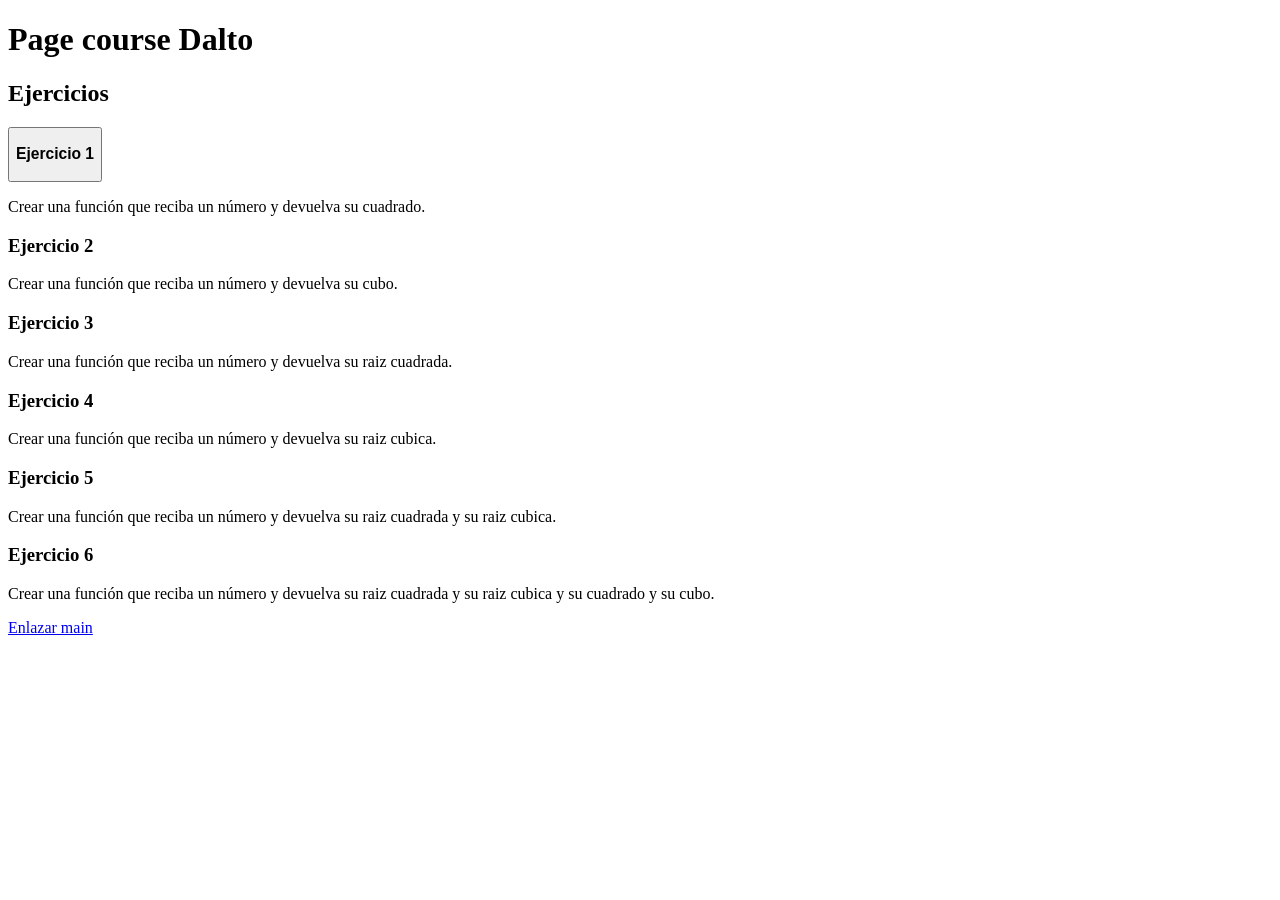
<file: index.html>
<!DOCTYPE html>
<html lang="en">
<head>
    <meta charset="UTF-8">
    <meta name="viewport" content="width=device-width, initial-scale=1.0">
    <link rel="stylesheet" href="CSS/style.css" ></style>
    <title>Document</title>
</head>
<body>
   
    <h1>Page course Dalto</h1>

    <div>
        <h2>Ejercicios</h2> 
    <button><h3>Ejercicio 1</h3></button>
    <p>Crear una función que reciba un número y devuelva su cuadrado.</p>
    <h3>Ejercicio 2</h3>
    <p>Crear una función que reciba un número y devuelva su cubo.</p>    
    <h3>Ejercicio 3</h3>
    <p>Crear una función que reciba un número y devuelva su raiz cuadrada.</p>    
    <h3>Ejercicio 4</h3>    
    <p>Crear una función que reciba un número y devuelva su raiz cubica.</p>
    <h3>Ejercicio 5</h3>
    <p>Crear una función que reciba un número y devuelva su raiz cuadrada y su raiz cubica.</p> 
    <h3>Ejercicio 6</h3>
    <p>Crear una función que reciba un número y devuelva su raiz cuadrada y su raiz cubica y su cuadrado y su cubo.</p>
    </div>

    <a href="prueba01.html">Enlazar main</main></a>
<script src="main.js"> </script>
</body>
</html>
</file>
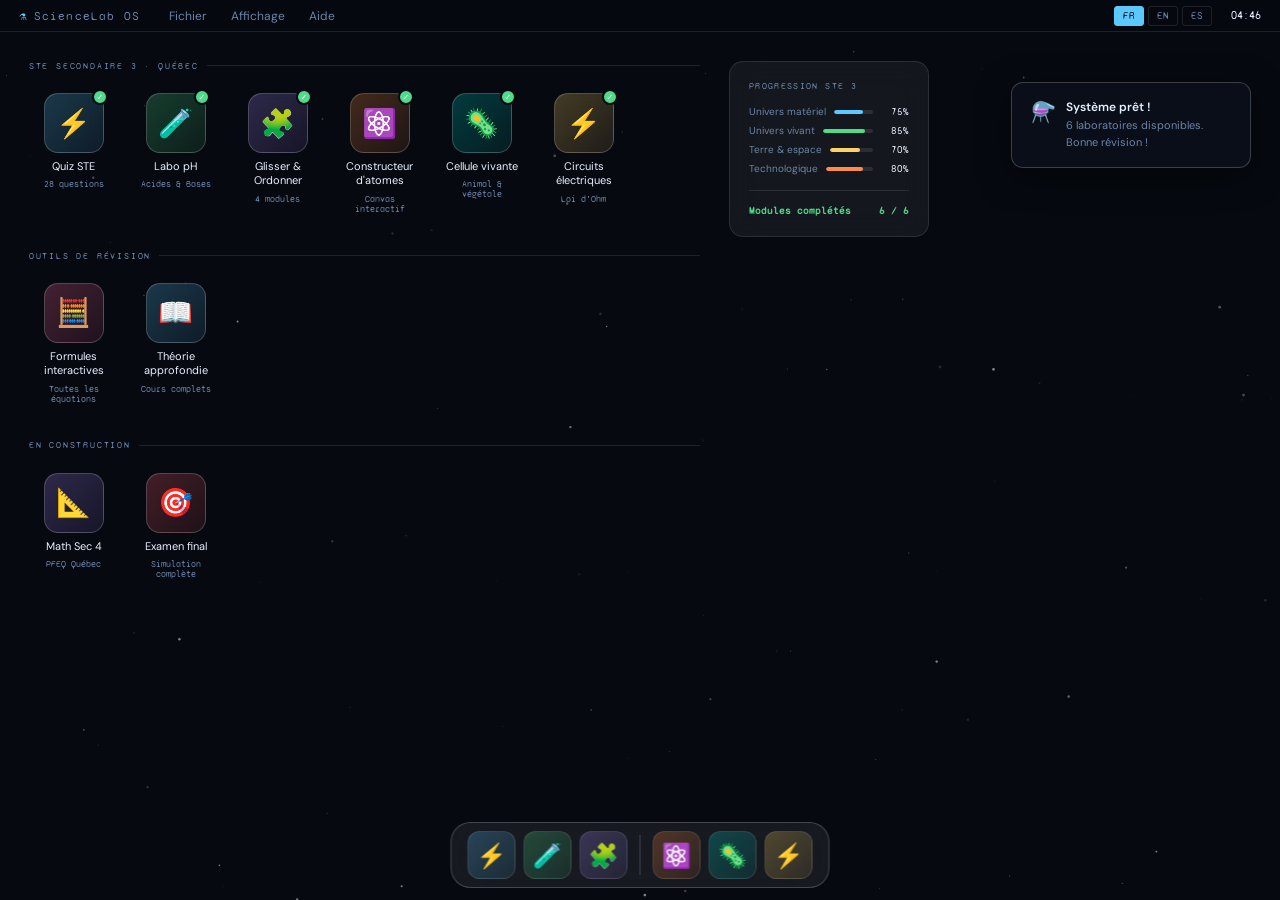
<file: prueba01.html>
<!DOCTYPE html>
<html lang="fr">
<head>
<meta charset="UTF-8"/>
<meta name="viewport" content="width=device-width, initial-scale=1.0"/>
<title>ScienceLab OS · STE Sec 3-- PL</title>
<link href="https://fonts.googleapis.com/css2?family=DM+Sans:wght@300;400;500;700&family=Syne+Mono&display=swap" rel="stylesheet"/>
<style>
/* ── RESET ── */
*,*::before,*::after{box-sizing:border-box;margin:0;padding:0}
:root{
  --bg:#060910;
  --glass:rgba(255,255,255,0.06);
  --glass2:rgba(255,255,255,0.10);
  --border:rgba(255,255,255,0.10);
  --border2:rgba(255,255,255,0.20);
  --text:#e8f1ff;--muted:#6a85a8;
  --accent:#5bc8ff;--accent2:#a78bfa;
  --green:#4ddc8a;--yellow:#ffd166;--red:#ff5f6d;--orange:#ff8c42;
  --font:'DM Sans',sans-serif;--mono:'Syne Mono',monospace;
}
html,body{width:100%;height:100%;overflow:hidden;font-family:var(--font)}
html,body{font-size: 120%;}
body{background:var(--bg);color:var(--text);position:relative;user-select:none}

/* ── ANIMATED SPACE WALLPAPER ── */
#wallpaper{
  position:fixed;inset:0;z-index:0;
  background:
    radial-gradient(ellipse at 20% 50%, rgba(91,200,255,0.08) 0%, transparent 50%),
    radial-gradient(ellipse at 80% 20%, rgba(167,139,250,0.08) 0%, transparent 50%),
    radial-gradient(ellipse at 60% 80%, rgba(77,220,138,0.05) 0%, transparent 40%),git
    #060910;
}
#wallpaper canvas{position:absolute;inset:0;width:100%;height:100%}

/* ── DESKTOP ── */
#desktop{
  position:relative;z-index:1;
  width:100%;height:100vh;
  display:flex;flex-direction:column;
}

/* ── MENUBAR (top) ── */
#menubar{
  height:32px;
  background:rgba(6,9,16,0.85);
  backdrop-filter:blur(20px);
  border-bottom:1px solid var(--border);
  display:flex;align-items:center;
  padding:0 1rem;gap:1.5rem;
  flex-shrink:0;z-index:100;
}
.menubar-logo{
  font-family:var(--mono);font-size:12px;
  color:var(--accent);letter-spacing:.1em;
  display:flex;align-items:center;gap:6px;
}
.menubar-logo span{color:var(--muted)}
.menubar-items{display:flex;gap:1.25rem;flex:1}
.menubar-item{
  font-size:12px;color:var(--muted);
  cursor:pointer;transition:color .15s;
  padding:4px 0;
}
.menubar-item:hover{color:var(--text)}
.menubar-right{display:flex;align-items:center;gap:1rem;margin-left:auto}
#clock{font-family:var(--mono);font-size:11px;color:var(--text)}
.lang-row{display:flex;gap:4px}
.lb{
  font-family:var(--mono);font-size:10px;
  padding:3px 8px;border-radius:3px;
  border:1px solid var(--border);
  background:transparent;color:var(--muted);
  cursor:pointer;transition:all .15s;
}
.lb.active{background:var(--accent);color:var(--bg);border-color:var(--accent)}

/* ── DESKTOP AREA ── */
#desktop-area{
  flex:1;overflow:hidden;position:relative;
  padding:1.5rem;
}

/* ── SECTION HEADERS ── */
.desk-section{margin-bottom:1.5rem}
.desk-section-label{
  font-family:var(--mono);font-size:9px;color:var(--muted);
  letter-spacing:.2em;text-transform:uppercase;
  margin-bottom:.75rem;display:flex;align-items:center;gap:8px;
}
.desk-section-label::after{content:'';flex:1;height:1px;background:var(--border)}

/* ── ICON GRID ── */
.icon-grid{display:flex;flex-wrap:wrap;gap:12px}

/* ── APP ICON ── */
.app-icon{
  width:90px;display:flex;flex-direction:column;align-items:center;gap:6px;
  cursor:pointer;padding:8px 4px;border-radius:12px;
  transition:background .15s;
  -webkit-tap-highlight-color:transparent;
}
.app-icon:hover{background:rgba(255,255,255,0.05)}
.app-icon:active{background:rgba(255,255,255,0.09)}

.icon-body{
  width:60px;height:60px;border-radius:14px;
  display:flex;align-items:center;justify-content:center;
  font-size:28px;position:relative;
  border:1px solid var(--border2);
  transition:transform .2s,box-shadow .2s;
  backdrop-filter:blur(10px);
}
.app-icon:hover .icon-body{transform:scale(1.08) translateY(-3px);box-shadow:0 12px 32px rgba(0,0,0,.5)}
.app-icon:active .icon-body{transform:scale(0.96)}

/* color variants */
.ic-blue{background:linear-gradient(135deg,rgba(91,200,255,.25),rgba(91,200,255,.1))}
.ic-green{background:linear-gradient(135deg,rgba(77,220,138,.25),rgba(77,220,138,.1))}
.ic-purple{background:linear-gradient(135deg,rgba(167,139,250,.25),rgba(167,139,250,.1))}
.ic-orange{background:linear-gradient(135deg,rgba(255,140,66,.25),rgba(255,140,66,.1))}
.ic-yellow{background:linear-gradient(135deg,rgba(255,209,102,.25),rgba(255,209,102,.1))}
.ic-red{background:linear-gradient(135deg,rgba(255,95,109,.25),rgba(255,95,109,.1))}
.ic-pink{background:linear-gradient(135deg,rgba(255,107,157,.25),rgba(255,107,157,.1))}
.ic-teal{background:linear-gradient(135deg,rgba(0,210,200,.25),rgba(0,210,200,.1))}

/* notification badge */
.icon-badge{
  position:absolute;top:-5px;right:-5px;
  width:16px;height:16px;border-radius:50%;
  background:var(--red);border:2px solid var(--bg);
  font-size:9px;font-weight:700;color:#fff;
  display:flex;align-items:center;justify-content:center;
  font-family:var(--mono);
}
.icon-label{font-size:11px;color:var(--text);text-align:center;line-height:1.3;max-width:80px}
.icon-sub{font-family:var(--mono);font-size:9px;color:var(--muted);text-align:center}

/* ── DOCK (bottom) ── */
#dock{
  position:absolute;bottom:12px;left:50%;transform:translateX(-50%);
  background:rgba(255,255,255,0.07);
  backdrop-filter:blur(30px);
  border:1px solid var(--border2);
  border-radius:20px;
  padding:8px 16px;
  display:flex;align-items:center;gap:8px;
  z-index:100;
}
.dock-divider{width:1px;height:40px;background:var(--border2);margin:0 4px}
.dock-icon{
  width:48px;height:48px;border-radius:12px;
  display:flex;align-items:center;justify-content:center;
  font-size:24px;cursor:pointer;
  border:1px solid var(--border);
  transition:transform .2s,box-shadow .2s;
  position:relative;
}
.dock-icon:hover{transform:scale(1.2) translateY(-6px);box-shadow:0 8px 24px rgba(0,0,0,.5)}
.dock-icon:hover .dock-tooltip{opacity:1;transform:translateY(-8px)}
.dock-tooltip{
  position:absolute;bottom:100%;left:50%;transform:translateX(-50%) translateY(0px);
  background:rgba(20,25,40,.95);border:1px solid var(--border2);
  border-radius:6px;padding:4px 10px;
  font-size:10px;color:var(--text);white-space:nowrap;
  opacity:0;transition:opacity .15s,transform .15s;
  pointer-events:none;margin-bottom:6px;font-family:var(--mono);
}

/* ── MODAL WINDOW ── */
#modal-overlay{
  position:fixed;inset:0;z-index:200;
  background:rgba(0,0,0,.6);backdrop-filter:blur(8px);
  display:none;align-items:center;justify-content:center;
  animation:fadeIn .2s ease;
}
#modal-overlay.show{display:flex}
.modal-window{
  background:rgba(10,15,26,.97);
  border:1px solid var(--border2);border-radius:16px;
  width:min(520px,90vw);
  box-shadow:0 32px 80px rgba(0,0,0,.7);
  animation:slideUp .25s ease;
  overflow:hidden;
}
@keyframes slideUp{from{opacity:0;transform:translateY(20px)}to{opacity:1;transform:translateY(0)}}
@keyframes fadeIn{from{opacity:0}to{opacity:1}}

.modal-titlebar{
  display:flex;align-items:center;gap:10px;
  padding:.85rem 1.1rem;
  border-bottom:1px solid var(--border);
  background:rgba(255,255,255,0.03);
}
.modal-dots{display:flex;gap:6px}
.mdot{width:12px;height:12px;border-radius:50%;cursor:pointer;transition:opacity .15s}
.mdot:hover{opacity:.7}
.mdot-r{background:#ff5f6d}.mdot-y{background:#ffd166}.mdot-g{background:#4ddc8a}
.modal-title{font-size:13px;font-weight:600;flex:1;text-align:center;color:var(--muted)}
.modal-body{padding:1.5rem}
.modal-icon{font-size:48px;text-align:center;margin-bottom:.75rem}
.modal-name{font-size:20px;font-weight:700;text-align:center;margin-bottom:.35rem;letter-spacing:-.02em}
.modal-desc{font-size:13px;color:var(--muted);text-align:center;line-height:1.6;margin-bottom:1.25rem}
.modal-tags{display:flex;flex-wrap:wrap;gap:6px;justify-content:center;margin-bottom:1.25rem}
.modal-tag{
  font-family:var(--mono);font-size:10px;
  padding:3px 10px;border-radius:20px;
  border:1px solid var(--border2);color:var(--muted);
}
.modal-features{
  background:rgba(255,255,255,.03);border-radius:10px;
  padding:1rem;margin-bottom:1.25rem;
  display:grid;grid-template-columns:1fr 1fr;gap:6px;
}
.modal-feat{font-size:12px;color:rgba(220,232,248,.8);display:flex;align-items:center;gap:6px}
.modal-feat::before{content:'✓';color:var(--green);font-weight:700;font-size:11px}
.modal-btn{
  display:block;width:100%;padding:13px;
  border:none;border-radius:10px;
  font-family:var(--font);font-size:14px;font-weight:700;
  cursor:pointer;transition:all .2s;text-decoration:none;text-align:center;
  letter-spacing:.02em;
}
.modal-btn:hover{transform:translateY(-2px);box-shadow:0 8px 24px rgba(0,0,0,.4)}
.modal-btn-sec{
  display:block;width:100%;padding:10px;margin-top:8px;
  border:1px solid var(--border2);border-radius:10px;
  background:transparent;color:var(--muted);
  font-family:var(--font);font-size:13px;
  cursor:pointer;transition:all .2s;text-align:center;
}
.modal-btn-sec:hover{color:var(--text);border-color:var(--text)}

/* ── PROGRESS WIDGET ── */
.progress-widget{
  position:absolute;top:1.5rem;right:1.5rem;
  width:200px;
  background:var(--glass);backdrop-filter:blur(16px);
  border:1px solid var(--border);border-radius:14px;
  padding:1rem;
}
.pw-title{font-family:var(--mono);font-size:9px;color:var(--muted);letter-spacing:.15em;margin-bottom:.75rem}
.pw-row{display:flex;align-items:center;gap:8px;margin-bottom:6px}
.pw-bar-wrap{flex:1;height:4px;background:var(--border);border-radius:2px;overflow:hidden}
.pw-bar{height:100%;border-radius:2px;transition:width .5s}
.pw-label{font-size:11px;color:var(--muted);min-width:60px}
.pw-pct{font-family:var(--mono);font-size:10px;color:var(--text);min-width:28px;text-align:right}
.pw-total{
  margin-top:.75rem;padding-top:.75rem;border-top:1px solid var(--border);
  font-family:var(--mono);font-size:10px;color:var(--muted);
  display:flex;justify-content:space-between;
}
.pw-total span{color:var(--green);font-weight:700}

/* ── NOTIFICATIONS ── */
.notif{
  position:absolute;top:50px;right:1.5rem;
  width:240px;
  background:rgba(10,15,26,.97);
  border:1px solid var(--border2);border-radius:12px;
  padding:.85rem 1rem;font-size:12px;
  box-shadow:0 8px 32px rgba(0,0,0,.5);
  animation:slideLeft .3s ease;z-index:50;
  display:flex;gap:10px;align-items:flex-start;
}
@keyframes slideLeft{from{opacity:0;transform:translateX(20px)}to{opacity:1;transform:translateX(0)}}
.notif-icon{font-size:20px;flex-shrink:0}
.notif-text{flex:1}
.notif-title{font-weight:600;margin-bottom:2px;color:var(--text)}
.notif-sub{color:var(--muted);line-height:1.5;font-size:11px}

/* ── SCROLLABLE DESKTOP ── */
#desktop-scroll{
  height:100%;overflow-y:auto;overflow-x:hidden;
  padding-right:.5rem;
}
#desktop-scroll::-webkit-scrollbar{width:4px}
#desktop-scroll::-webkit-scrollbar-track{background:transparent}
#desktop-scroll::-webkit-scrollbar-thumb{background:var(--border2);border-radius:2px}

/* ── RESPONSIVE ── */
@media(max-width:600px){
  .progress-widget{display:none}
  .icon-grid{gap:8px}
  .app-icon{width:72px}
  .icon-body{width:52px;height:52px;font-size:24px}
}
</style>
</head>
<body>

<!-- WALLPAPER -->
<div id="wallpaper"><canvas id="stars-canvas"></canvas></div>

<!-- DESKTOP -->
<div id="desktop">

  <!-- MENUBAR -->
  <div id="menubar">
    <div class="menubar-logo">⚗️ <span id="mb-title">ScienceLab OS</span></div>
    <div class="menubar-items">
      <span class="menubar-item" id="mb-file">Fichier</span>
      <span class="menubar-item" id="mb-view">Affichage</span>
      <span class="menubar-item" id="mb-help">Aide</span>
    </div>
    <div class="menubar-right">
      <div class="lang-row">
        <button class="lb active" onclick="setLang('fr')">FR</button>
        <button class="lb" onclick="setLang('en')">EN</button>
        <button class="lb" onclick="setLang('es')">ES</button>
      </div>
      <div id="clock"></div>
    </div>
  </div>

  <!-- DESKTOP AREA -->
  <div id="desktop-area">
    <div id="desktop-scroll">
      <div style="display:grid;grid-template-columns:1fr 200px;gap:1.5rem;max-width:900px">
        <div>
          <!-- STE SECTION -->
          <div class="desk-section">
            <div class="desk-section-label" id="lbl-ste">STE Secondaire 3 · Québec</div>
            <div class="icon-grid" id="grid-ste"></div>
          </div>

          <!-- TOOLS SECTION -->
          <div class="desk-section">
            <div class="desk-section-label" id="lbl-tools">Outils de révision</div>
            <div class="icon-grid" id="grid-tools"></div>
          </div>

          <!-- COMING SOON -->
          <div class="desk-section">
            <div class="desk-section-label" id="lbl-soon">En construction</div>
            <div class="icon-grid" id="grid-soon"></div>
          </div>
        </div>

        <!-- PROGRESS WIDGET -->
        <div>
          <div class="progress-widget" style="position:relative;top:0;right:0">
            <div class="pw-title" id="pw-title">PROGRESSION STE 3</div>
            <div id="pw-rows"></div>
            <div class="pw-total">
              <span id="pw-label-total">Modules complétés</span>
              <span id="pw-count">6 / 6</span>
            </div>
          </div>
        </div>
      </div>
    </div>

    <!-- DOCK -->
    <div id="dock"></div>
  </div>
</div>

<!-- MODAL -->
<div id="modal-overlay" onclick="closeModal(event)">
  <div class="modal-window" onclick="e=>e.stopPropagation()">
    <div class="modal-titlebar">
      <div class="modal-dots">
        <div class="mdot mdot-r" onclick="closeModal()"></div>
        <div class="mdot mdot-y"></div>
        <div class="mdot mdot-g"></div>
      </div>
      <div class="modal-title" id="modal-wintitle">Application</div>
      <div style="width:48px"></div>
    </div>
    <div class="modal-body">
      <div class="modal-icon" id="modal-icon"></div>
      <div class="modal-name" id="modal-name"></div>
      <div class="modal-desc" id="modal-desc"></div>
      <div class="modal-tags" id="modal-tags"></div>
      <div class="modal-features" id="modal-features"></div>
      <a class="modal-btn" id="modal-open-btn" href="#" target="_blank">Ouvrir le laboratoire →</a>
      <button class="modal-btn-sec" onclick="closeModal()" id="modal-close-btn">Fermer</button>
    </div>
  </div>
</div>

<script>
// ═══════════════════════════════════════════
//  TRANSLATIONS
// ═══════════════════════════════════════════
const TX = {
  fr:{
    mbTitle:'ScienceLab OS',mbFile:'Fichier',mbView:'Affichage',mbHelp:'Aide',
    lblSTE:'STE Secondaire 3 · Québec',lblTools:'Outils de révision',lblSoon:'En construction',
    pwTitle:'PROGRESSION STE 3',pwTotal:'Modules complétés',
    modalOpen:'Ouvrir le laboratoire →',modalClose:'Fermer',
    modalComingSoon:'Bientôt disponible',
    dockTooltips:{quiz:'Quiz principal',ph:'Labo pH',drag:'Glisser-Ordonner',atom:'Atomes',cell:'Cellule',circuit:'Circuits'},
    notif:{title:'Système prêt !',sub:'6 laboratoires disponibles. Bonne révision !'},
  },
  en:{
    mbTitle:'ScienceLab OS',mbFile:'File',mbView:'View',mbHelp:'Help',
    lblSTE:'STE Grade 9 · Québec',lblTools:'Study tools',lblSoon:'Coming soon',
    pwTitle:'STE 3 PROGRESS',pwTotal:'Completed modules',
    modalOpen:'Open laboratory →',modalClose:'Close',
    modalComingSoon:'Coming soon',
    dockTooltips:{quiz:'Main quiz',ph:'pH Lab',drag:'Drag & Order',atom:'Atoms',cell:'Cell',circuit:'Circuits'},
    notif:{title:'System ready!',sub:'6 laboratories available. Good luck!'},
  },
  es:{
    mbTitle:'ScienceLab OS',mbFile:'Archivo',mbView:'Vista',mbHelp:'Ayuda',
    lblSTE:'STE Secundaria 3 · Québec',lblTools:'Herramientas de estudio',lblSoon:'En construcción',
    pwTitle:'PROGRESO STE 3',pwTotal:'Módulos completados',
    modalOpen:'Abrir el laboratorio →',modalClose:'Cerrar',
    modalComingSoon:'Próximamente',
    dockTooltips:{quiz:'Quiz principal',ph:'Lab pH',drag:'Arrastrar-Ordenar',atom:'Átomos',cell:'Célula',circuit:'Circuitos'},
    notif:{title:'¡Sistema listo!',sub:'6 laboratorios disponibles. ¡Buena suerte!'},
  },
};

// ═══════════════════════════════════════════
//  APP DATA
// ═══════════════════════════════════════════
const APPS = {
  ste:[
    {
      id:'quiz', icon:'⚡', color:'ic-blue', file:'index.html',
      fr:{name:'Quiz STE',sub:'28 questions',desc:'Quiz interactif couvrant les 4 univers du programme STE Sec 3. Questions à choix multiples avec explications détaillées après chaque réponse.',
        tags:['4 Univers','28 questions','Trilingüe','Chrono'],
        feats:['Univers matériel','Univers vivant','Terre & espace','Technologique','Score & racha','Mode révision'],
      },
      en:{name:'STE Quiz',sub:'28 questions',desc:'Interactive quiz covering all 4 universes of the STE Sec 3 programme. Multiple choice questions with detailed explanations after each answer.',
        tags:['4 Universes','28 questions','Trilingual','Timer'],
        feats:['Material universe','Living universe','Earth & space','Technological','Score & streak','Review mode'],
      },
      es:{name:'Quiz STE',sub:'28 preguntas',desc:'Quiz interactivo que cubre los 4 universos del programa STE Sec 3. Preguntas de opción múltiple con explicaciones detalladas.',
        tags:['4 Universos','28 preguntas','Trilingüe','Cronómetro'],
        feats:['Universo material','Universo viviente','Tierra y espacio','Tecnológico','Puntuación','Modo repaso'],
      },
      progress:100,
    },
    {
      id:'ph', icon:'🧪', color:'ic-green', file:'lab-ph.html',
      fr:{name:'Labo pH',sub:'Acides & Bases',desc:'Laboratoire interactif de pH avec slider en temps réel, bécher animé avec bulles, 17 substances réelles, indicateur universel et quiz de 8 questions.',
        tags:['Slider pH 0-14','17 substances','Bécher animé','Quiz 8 q'],
        feats:['Slider temps réel','Bécher animé','Indicateur universel','17 substances','Ions H⁺','Quiz intégré'],
      },
      en:{name:'pH Lab',sub:'Acids & Bases',desc:'Interactive pH lab with real-time slider, animated beaker with bubbles, 17 real substances, universal indicator and 8-question quiz.',
        tags:['pH Slider 0-14','17 substances','Animated beaker','Quiz 8 q'],
        feats:['Real-time slider','Animated beaker','Universal indicator','17 substances','H⁺ ions','Built-in quiz'],
      },
      es:{name:'Lab pH',sub:'Ácidos y Bases',desc:'Laboratorio interactivo de pH con slider en tiempo real, vaso animado con burbujas, 17 sustancias reales, indicador universal y quiz de 8 preguntas.',
        tags:['Slider pH 0-14','17 sustancias','Vaso animado','Quiz 8 p'],
        feats:['Slider tiempo real','Vaso animado','Indicador universal','17 sustancias','Iones H⁺','Quiz integrado'],
      },
      progress:100,
    },
    {
      id:'drag', icon:'🧩', color:'ic-purple', file:'lab-drag.html',
      fr:{name:'Glisser & Ordonner',sub:'4 modules',desc:'4 modules drag & drop : phases de la mitose (6 étapes), trajet de la digestion (7 organes), couches de la Terre (5 couches), changements de phase (6 transformations).',
        tags:['Mitose','Digestion','Terre','Phases'],
        feats:['Mitose (6 phases)','Digestion (7 étapes)','Couches Terre (5)','Changements phase','Validation animée','Théorie intégrée'],
      },
      en:{name:'Drag & Order',sub:'4 modules',desc:'4 drag & drop modules: mitosis phases (6 steps), digestive pathway (7 organs), Earth layers (5 layers), phase changes (6 transformations).',
        tags:['Mitosis','Digestion','Earth','Phases'],
        feats:['Mitosis (6 phases)','Digestion (7 steps)','Earth layers (5)','Phase changes','Animated feedback','Integrated theory'],
      },
      es:{name:'Arrastrar & Ordenar',sub:'4 módulos',desc:'4 módulos drag & drop: fases de la mitosis (6 pasos), recorrido digestivo (7 órganos), capas de la Tierra (5 capas), cambios de fase (6 transformaciones).',
        tags:['Mitosis','Digestión','Tierra','Fases'],
        feats:['Mitosis (6 fases)','Digestión (7 etapas)','Capas Tierra (5)','Cambios de fase','Validación animada','Teoría integrada'],
      },
      progress:100,
    },
    {
      id:'atom', icon:'⚛️', color:'ic-orange', file:'lab-atom.html',
      fr:{name:'Constructeur d\'atomes',sub:'Canvas interactif',desc:'Construis des atomes en cliquant pour placer protons, neutrons et électrons. Identifie l\'élément, calcule la charge ionique, explore les 18 premiers éléments du tableau périodique.',
        tags:['18 éléments','Canvas','Tableau périodique','Quiz 8 q'],
        feats:['Protons neutrons électrons','Tableau périodique','Identification élément','Charge ionique','Couches électroniques','6 presets'],
      },
      en:{name:'Atom Builder',sub:'Interactive canvas',desc:'Build atoms by clicking to place protons, neutrons and electrons. Identify the element, calculate ionic charge, explore the first 18 elements of the periodic table.',
        tags:['18 elements','Canvas','Periodic table','Quiz 8 q'],
        feats:['Protons neutrons electrons','Periodic table','Element ID','Ionic charge','Electron shells','6 presets'],
      },
      es:{name:'Constructor de Átomos',sub:'Canvas interactivo',desc:'Construye átomos haciendo clic para colocar protones, neutrones y electrones. Identifica el elemento, calcula la carga iónica, explora los 18 primeros elementos de la tabla periódica.',
        tags:['18 elementos','Canvas','Tabla periódica','Quiz 8 p'],
        feats:['Protones neutrones electrones','Tabla periódica','Identificación elemento','Carga iónica','Capas electrónicas','6 presets'],
      },
      progress:100,
    },
    {
      id:'cell', icon:'🦠', color:'ic-teal', file:'lab-cell.html',
      fr:{name:'Cellule vivante',sub:'Animal & végétale',desc:'Cellule animale et végétale en SVG interactif. Clique sur chaque organite pour voir son nom, sa fonction, un fait scientifique et la formule associée. Quiz de 8 questions intégré.',
        tags:['Cellule animale','Cellule végétale','10 organites','Quiz 8 q'],
        feats:['2 types de cellules','10 organites cliquables','Fonctions détaillées','Faits scientifiques','Légende interactive','Quiz intégré'],
      },
      en:{name:'Living Cell',sub:'Animal & plant',desc:'Animal and plant cells in interactive SVG. Click each organelle to see its name, function, a scientific fact and the associated formula. Built-in 8-question quiz.',
        tags:['Animal cell','Plant cell','10 organelles','Quiz 8 q'],
        feats:['2 cell types','10 clickable organelles','Detailed functions','Scientific facts','Interactive legend','Built-in quiz'],
      },
      es:{name:'Célula Viviente',sub:'Animal y vegetal',desc:'Célula animal y vegetal en SVG interactivo. Haz clic en cada orgánulo para ver su nombre, función, un dato científico y la fórmula asociada. Quiz de 8 preguntas integrado.',
        tags:['Célula animal','Célula vegetal','10 orgánulos','Quiz 8 p'],
        feats:['2 tipos de células','10 orgánulos clickeables','Funciones detalladas','Datos científicos','Leyenda interactiva','Quiz integrado'],
      },
      progress:100,
    },
    {
      id:'circuit', icon:'⚡', color:'ic-yellow', file:'lab-circuit.html',
      fr:{name:'Circuits électriques',sub:'Loi d\'Ohm',desc:'Explore les circuits série et parallèle avec des sliders interactifs. Visualise le courant animé, calcule tension/intensité/résistance/puissance en temps réel. Loi d\'Ohm visuelle.',
        tags:['Série','Parallèle','Loi d\'Ohm','Quiz 8 q'],
        feats:['Circuit série animé','Circuit parallèle animé','Sliders interactifs','Multimètres temps réel','Puissance calculée','Quiz 8 questions'],
      },
      en:{name:'Electric Circuits',sub:'Ohm\'s Law',desc:'Explore series and parallel circuits with interactive sliders. Visualise animated current, calculate voltage/current/resistance/power in real time. Visual Ohm\'s Law.',
        tags:['Series','Parallel','Ohm\'s Law','Quiz 8 q'],
        feats:['Animated series circuit','Animated parallel circuit','Interactive sliders','Real-time meters','Power calculated','Quiz 8 questions'],
      },
      es:{name:'Circuitos Eléctricos',sub:'Ley de Ohm',desc:'Explora circuitos serie y paralelo con sliders interactivos. Visualiza la corriente animada, calcula tensión/intensidad/resistencia/potencia en tiempo real.',
        tags:['Serie','Paralelo','Ley de Ohm','Quiz 8 p'],
        feats:['Circuito serie animado','Circuito paralelo animado','Sliders interactivos','Multímetros tiempo real','Potencia calculada','Quiz 8 preguntas'],
      },
      progress:100,
    },
  ],
  tools:[
    {
      id:'formulas', icon:'🧮', color:'ic-pink', file:'#',
      fr:{name:'Formules interactives',sub:'Toutes les équations',desc:'Calculateur interactif pour toutes les formules du programme STE : pH, concentration, masse volumique, pression, loi d\'Ohm et plus. Entre deux valeurs, calcule la troisième.',
        tags:['À venir','Formules STE','Calculateur','Interactif'],feats:['pH & concentration','Masse volumique','Pression P=F/A','Loi de Pascal','Loi d\'Ohm','Puissance P=VI'],
      },
      en:{name:'Interactive Formulas',sub:'All equations',desc:'Interactive calculator for all STE programme formulas: pH, concentration, density, pressure, Ohm\'s law and more. Enter two values, calculate the third.',
        tags:['Coming soon','STE formulas','Calculator','Interactive'],feats:['pH & concentration','Density','Pressure P=F/A','Pascal\'s Law','Ohm\'s Law','Power P=VI'],
      },
      es:{name:'Fórmulas Interactivas',sub:'Todas las ecuaciones',desc:'Calculadora interactiva para todas las fórmulas del programa STE: pH, concentración, masa volumétrica, presión, ley de Ohm y más.',
        tags:['Próximamente','Fórmulas STE','Calculadora','Interactivo'],feats:['pH y concentración','Masa volumétrica','Presión P=F/A','Ley de Pascal','Ley de Ohm','Potencia P=VI'],
      },
      progress:0, soon:true,
    },
    {
      id:'theory', icon:'📖', color:'ic-blue', file:'#',
      fr:{name:'Théorie approfondie',sub:'Cours complets',desc:'Fiches de cours complètes pour chaque thème STE : définitions, explications, schémas textuels, exemples réels et points clés pour l\'examen.',
        tags:['À venir','Cours complets','STE Sec 3','Fiches'],feats:['Univers matériel','Univers vivant','Terre & espace','Technologique','Exemples réels','Points clés examen'],
      },
      en:{name:'In-depth Theory',sub:'Full lessons',desc:'Complete lesson sheets for each STE topic: definitions, explanations, text diagrams, real examples and key exam points.',
        tags:['Coming soon','Full lessons','STE Sec 3','Sheets'],feats:['Material universe','Living universe','Earth & space','Technological','Real examples','Key exam points'],
      },
      es:{name:'Teoría Profunda',sub:'Cursos completos',desc:'Fichas de curso completas para cada tema STE: definiciones, explicaciones, esquemas, ejemplos reales y puntos clave para el examen.',
        tags:['Próximamente','Cursos completos','STE Sec 3','Fichas'],feats:['Universo material','Universo viviente','Tierra y espacio','Tecnológico','Ejemplos reales','Puntos clave examen'],
      },
      progress:0, soon:true,
    },
  ],
  soon:[
    {
      id:'math4', icon:'📐', color:'ic-purple', file:'#',
      fr:{name:'Math Sec 4',sub:'PFEQ Québec',desc:'Module de mathématiques pour la Secondaire 4 selon le programme PFEQ officiel du Québec. Algèbre, géométrie, fonctions et statistiques — avec exemples réels et "pourquoi c\'est utile".',
        tags:['À venir','Sec 4','Maths','PFEQ'],feats:['Algèbre avancée','Géométrie analytique','Fonctions','Trigonométrie','Statistiques','Exemples réels'],
      },
      en:{name:'Math Sec 4',sub:'PFEQ Québec',desc:'Mathematics module for Secondary 4 following Québec\'s official PFEQ programme. Algebra, geometry, functions and statistics — with real examples and "why is this useful".',
        tags:['Coming soon','Sec 4','Maths','PFEQ'],feats:['Advanced algebra','Analytic geometry','Functions','Trigonometry','Statistics','Real examples'],
      },
      es:{name:'Matemáticas Sec 4',sub:'PFEQ Québec',desc:'Módulo de matemáticas para Secundaria 4 según el programa oficial PFEQ de Québec. Álgebra, geometría, funciones y estadísticas — con ejemplos reales y "¿para qué sirve?".',
        tags:['Próximamente','Sec 4','Matemáticas','PFEQ'],feats:['Álgebra avanzada','Geometría analítica','Funciones','Trigonometría','Estadísticas','Ejemplos reales'],
      },
      progress:0, soon:true,
    },
    {
      id:'examfinal', icon:'🎯', color:'ic-red', file:'#',
      fr:{name:'Examen final',sub:'Simulation complète',desc:'Simulation complète de l\'examen final STE Sec 3 : 25 questions chronométrées, mélange des 4 univers, format identique à l\'examen du MEES. Résultats détaillés par thème.',
        tags:['À venir','25 questions','Chrono','Résultats'],feats:['25 questions','Tous les univers','Chronométré','Format MEES','Résultats détaillés','Analyse par thème'],
      },
      en:{name:'Final Exam',sub:'Full simulation',desc:'Complete STE Sec 3 final exam simulation: 25 timed questions, mix of all 4 universes, same format as the MEES exam. Detailed results by topic.',
        tags:['Coming soon','25 questions','Timer','Results'],feats:['25 questions','All universes','Timed','MEES format','Detailed results','Topic analysis'],
      },
      es:{name:'Examen Final',sub:'Simulación completa',desc:'Simulación completa del examen final STE Sec 3: 25 preguntas cronometradas, mezcla de los 4 universos, formato idéntico al examen del MEES. Resultados detallados por tema.',
        tags:['Próximamente','25 preguntas','Cronómetro','Resultados'],feats:['25 preguntas','Todos los universos','Cronometrado','Formato MEES','Resultados detallados','Análisis por tema'],
      },
      progress:0, soon:true,
    },
  ],
};

const PROGRESS_ROWS = {
  fr:[
    {label:'Univers matériel',pct:75,color:'#5bc8ff'},
    {label:'Univers vivant',pct:85,color:'#4ddc8a'},
    {label:'Terre & espace',pct:70,color:'#ffd166'},
    {label:'Technologique',pct:80,color:'#ff8c42'},
  ],
  en:[
    {label:'Material universe',pct:75,color:'#5bc8ff'},
    {label:'Living universe',pct:85,color:'#4ddc8a'},
    {label:'Earth & space',pct:70,color:'#ffd166'},
    {label:'Technological',pct:80,color:'#ff8c42'},
  ],
  es:[
    {label:'Universo material',pct:75,color:'#5bc8ff'},
    {label:'Universo viviente',pct:85,color:'#4ddc8a'},
    {label:'Tierra y espacio',pct:70,color:'#ffd166'},
    {label:'Tecnológico',pct:80,color:'#ff8c42'},
  ],
};

// ═══════════════════════════════════════════
//  STATE
// ═══════════════════════════════════════════
let lang = 'fr';
let currentApp = null;

// ═══════════════════════════════════════════
//  LANG
// ═══════════════════════════════════════════
function setLang(l){
  lang = l;
  document.querySelectorAll('.lb').forEach(b => b.classList.toggle('active', b.textContent === l.toUpperCase()));
  applyTexts();
  renderDesktop();
}

function applyTexts(){
  const tx = TX[lang];
  document.getElementById('mb-title').textContent = tx.mbTitle;
  document.getElementById('mb-file').textContent = tx.mbFile;
  document.getElementById('mb-view').textContent = tx.mbView;
  document.getElementById('mb-help').textContent = tx.mbHelp;
  document.getElementById('lbl-ste').textContent = tx.lblSTE;
  document.getElementById('lbl-tools').textContent = tx.lblTools;
  document.getElementById('lbl-soon').textContent = tx.lblSoon;
  document.getElementById('pw-title').textContent = tx.pwTitle;
  document.getElementById('pw-label-total').textContent = tx.pwTotal;
  document.getElementById('modal-open-btn').textContent = tx.modalOpen;
  document.getElementById('modal-close-btn').textContent = tx.modalClose;
  renderProgress();
}

// ═══════════════════════════════════════════
//  RENDER DESKTOP
// ═══════════════════════════════════════════
function renderDesktop(){
  renderGrid('grid-ste', APPS.ste);
  renderGrid('grid-tools', APPS.tools);
  renderGrid('grid-soon', APPS.soon);
  renderDock();
  renderProgress();
}

function renderGrid(id, apps){
  const grid = document.getElementById(id);
  grid.innerHTML = '';
  apps.forEach(app => {
    const d = app[lang];
    const icon = document.createElement('div');
    icon.className = 'app-icon';
    icon.innerHTML = `
      <div class="icon-body ${app.color}" style="color:${app.soon?'var(--muted)':'inherit'}">
        ${app.icon}
        ${app.soon ? '' : '<div class="icon-badge" style="background:var(--green)">✓</div>'}
      </div>
      <div class="icon-label">${d.name}</div>
      <div class="icon-sub">${d.sub}</div>
    `;
    icon.addEventListener('click', () => openModal(app));
    grid.appendChild(icon);
  });
}

function renderDock(){
  const dock = document.getElementById('dock');
  const tx = TX[lang];
  const dockApps = APPS.ste;
  dock.innerHTML = '';
  dockApps.forEach((app,i) => {
    const tip = tx.dockTooltips[app.id] || app[lang].name;
    const el = document.createElement('div');
    el.className = `dock-icon ${app.color}`;
    el.innerHTML = `${app.icon}<div class="dock-tooltip">${tip}</div>`;
    el.addEventListener('click', () => openModal(app));
    dock.appendChild(el);
    if(i === 2){
      const div = document.createElement('div');
      div.className = 'dock-divider';
      dock.appendChild(div);
    }
  });
}

function renderProgress(){
  const rows = PROGRESS_ROWS[lang];
  const wrap = document.getElementById('pw-rows');
  wrap.innerHTML = rows.map(r => `
    <div class="pw-row">
      <div class="pw-label" style="font-size:10px;color:var(--muted)">${r.label}</div>
      <div class="pw-bar-wrap"><div class="pw-bar" style="width:${r.pct}%;background:${r.color}"></div></div>
      <div class="pw-pct">${r.pct}%</div>
    </div>
  `).join('');
  document.getElementById('pw-count').textContent = `${APPS.ste.length} / ${APPS.ste.length}`;
}

// ═══════════════════════════════════════════
//  MODAL
// ═══════════════════════════════════════════
function openModal(app){
  currentApp = app;
  const d = app[lang];
  const tx = TX[lang];

  document.getElementById('modal-wintitle').textContent = d.name;
  document.getElementById('modal-icon').textContent = app.icon;
  document.getElementById('modal-name').textContent = d.name;
  document.getElementById('modal-desc').textContent = d.desc;
  document.getElementById('modal-tags').innerHTML = d.tags.map(t =>
    `<span class="modal-tag">${t}</span>`).join('');
  document.getElementById('modal-features').innerHTML = d.feats.map(f =>
    `<div class="modal-feat">${f}</div>`).join('');

  const btn = document.getElementById('modal-open-btn');
  if(app.soon){
    btn.textContent = tx.modalComingSoon;
    btn.style.background = 'rgba(255,255,255,0.06)';
    btn.style.color = 'var(--muted)';
    btn.style.cursor = 'not-allowed';
    btn.removeAttribute('href');
    btn.onclick = e => e.preventDefault();
  } else {
    btn.textContent = tx.modalOpen;
    btn.style.background = 'linear-gradient(135deg,#2563eb,#7c3aed)';
    btn.style.color = '#fff';
    btn.style.cursor = 'pointer';
    btn.href = app.file;
    btn.onclick = null;
  }

  document.getElementById('modal-overlay').classList.add('show');
}

function closeModal(e){
  if(e && e.target !== document.getElementById('modal-overlay')) return;
  document.getElementById('modal-overlay').classList.remove('show');
}

// ═══════════════════════════════════════════
//  CLOCK
// ═══════════════════════════════════════════
function updateClock(){
  const now = new Date();
  const h = now.getHours().toString().padStart(2,'0');
  const m = now.getMinutes().toString().padStart(2,'0');
  document.getElementById('clock').textContent = `${h}:${m}`;
}
updateClock();
setInterval(updateClock, 10000);

// ═══════════════════════════════════════════
//  STARFIELD CANVAS
// ═══════════════════════════════════════════
(function(){
  const canvas = document.getElementById('stars-canvas');
  const ctx = canvas.getContext('2d');
  let stars = [];
  let W, H;

  function resize(){
    W = canvas.width = window.innerWidth;
    H = canvas.height = window.innerHeight;
    stars = Array.from({length:120},()=>({
      x:Math.random()*W, y:Math.random()*H,
      r:Math.random()*1.2+0.2,
      o:Math.random()*0.5+0.1,
      speed:Math.random()*0.3+0.05,
      twinkle:Math.random()*Math.PI*2,
    }));
  }

  function draw(){
    ctx.clearRect(0,0,W,H);
    const t = Date.now()/1000;
    stars.forEach(s => {
      const alpha = s.o * (0.6 + 0.4*Math.sin(t*s.speed+s.twinkle));
      ctx.beginPath();
      ctx.arc(s.x,s.y,s.r,0,Math.PI*2);
      ctx.fillStyle = `rgba(255,255,255,${alpha})`;
      ctx.fill();
    });
    requestAnimationFrame(draw);
  }

  window.addEventListener('resize', resize);
  resize(); draw();
})();

// ═══════════════════════════════════════════
//  KEYBOARD
// ═══════════════════════════════════════════
document.addEventListener('keydown', e => {
  if(e.key === 'Escape') document.getElementById('modal-overlay').classList.remove('show');
});

// ═══════════════════════════════════════════
//  INIT + NOTIFICATION
// ═══════════════════════════════════════════
applyTexts();
renderDesktop();

// Show welcome notification
setTimeout(()=>{
  const tx = TX[lang];
  const n = document.createElement('div');
  n.className = 'notif';
  n.innerHTML = `<div class="notif-icon">⚗️</div><div class="notif-text"><div class="notif-title">${tx.notif.title}</div><div class="notif-sub">${tx.notif.sub}</div></div>`;
  document.getElementById('desktop-area').appendChild(n);
  setTimeout(()=>n.style.opacity='0', 3500);
  setTimeout(()=>n.remove(), 4000);
  n.style.transition='opacity .5s';
}, 800);
</script>
</body>
</html>
</file>
<file: CSS/style.css>
.h1
    text-align: center;
    color: aqua;
</file>
